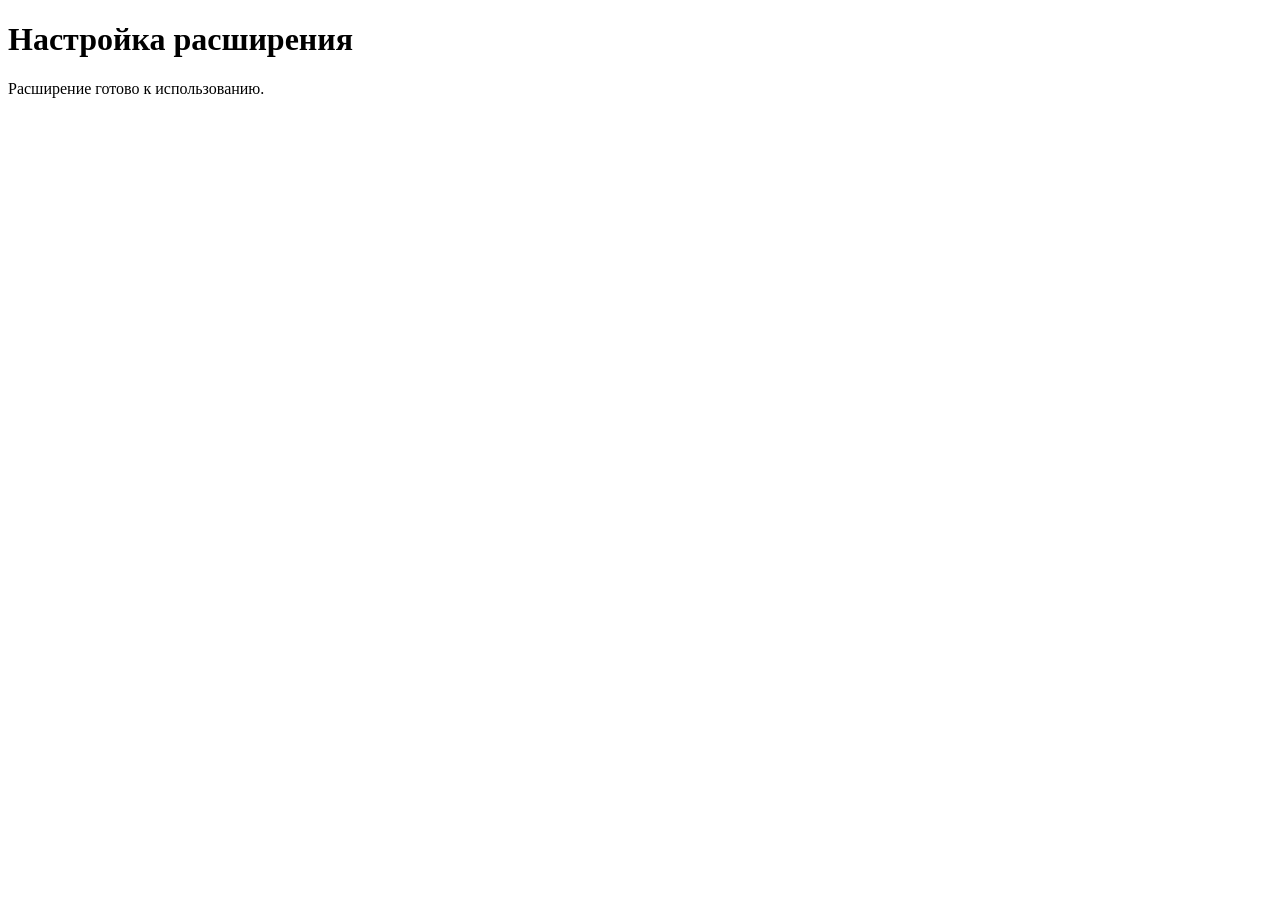
<file: config.html>
<!DOCTYPE html>
<html lang="ru">
<head>
    <meta charset="UTF-8">
    <title>Настройка расширения</title>
</head>
<body>
    <h1>Настройка расширения</h1>
    <p>Расширение готово к использованию.</p>
</body>
</html>
</file>
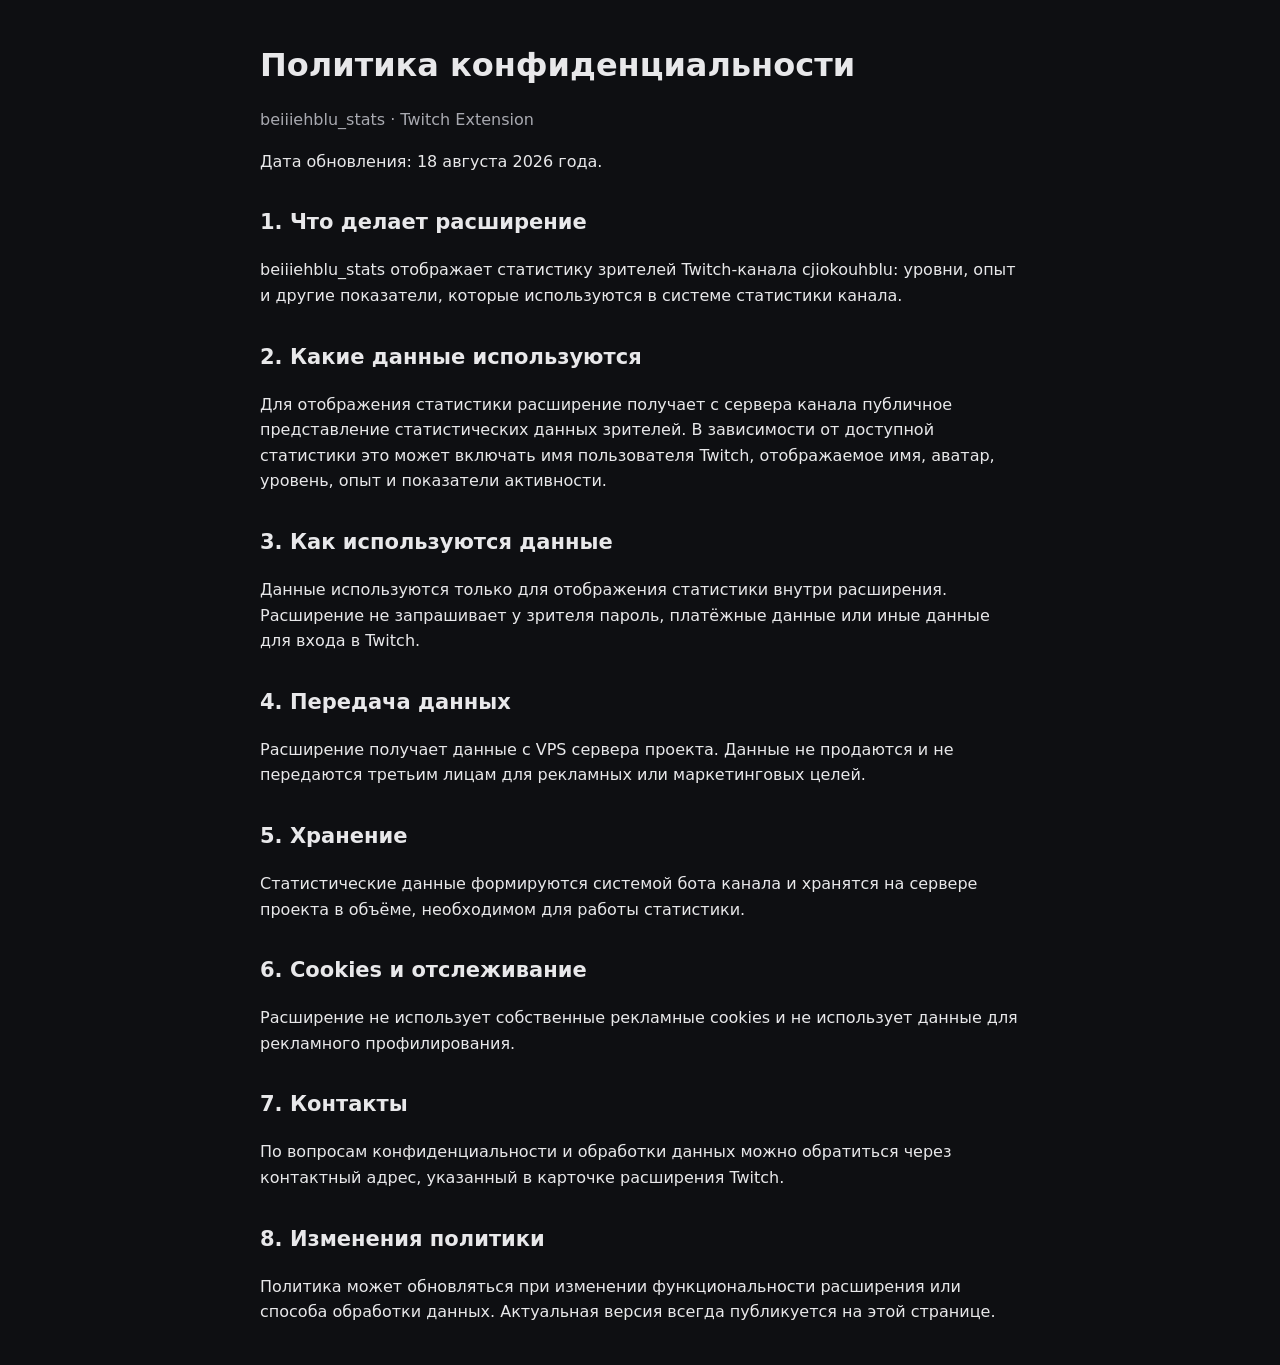
<file: privacy.html>
<!doctype html>
<html lang="ru">
<head>
  <meta charset="utf-8">
  <meta name="viewport" content="width=device-width, initial-scale=1">
  <title>Политика конфиденциальности — beiiiehblu_stats</title>
  <style>
    body{margin:0;background:#0e0f12;color:#e8e8ea;font:16px/1.6 system-ui,-apple-system,Segoe UI,Arial,sans-serif}
    main{max-width:760px;margin:40px auto;padding:0 24px}
    h1{font-size:32px;margin-bottom:8px}
    h2{font-size:21px;margin-top:32px}
    .muted{color:#a8a9b0}
    a{color:#b98cff}
  </style>
</head>
<body>
<main>
  <h1>Политика конфиденциальности</h1>
  <p class="muted">beiiiehblu_stats · Twitch Extension</p>

  <p>Дата обновления: 18 августа 2026 года.</p>

  <h2>1. Что делает расширение</h2>
  <p>beiiiehblu_stats отображает статистику зрителей Twitch-канала cjiokouhblu: уровни, опыт и другие показатели, которые используются в системе статистики канала.</p>

  <h2>2. Какие данные используются</h2>
  <p>Для отображения статистики расширение получает с сервера канала публичное представление статистических данных зрителей. В зависимости от доступной статистики это может включать имя пользователя Twitch, отображаемое имя, аватар, уровень, опыт и показатели активности.</p>

  <h2>3. Как используются данные</h2>
  <p>Данные используются только для отображения статистики внутри расширения. Расширение не запрашивает у зрителя пароль, платёжные данные или иные данные для входа в Twitch.</p>

  <h2>4. Передача данных</h2>
  <p>Расширение получает данные с VPS сервера проекта. Данные не продаются и не передаются третьим лицам для рекламных или маркетинговых целей.</p>

  <h2>5. Хранение</h2>
  <p>Статистические данные формируются системой бота канала и хранятся на сервере проекта в объёме, необходимом для работы статистики.</p>

  <h2>6. Cookies и отслеживание</h2>
  <p>Расширение не использует собственные рекламные cookies и не использует данные для рекламного профилирования.</p>

  <h2>7. Контакты</h2>
  <p>По вопросам конфиденциальности и обработки данных можно обратиться через контактный адрес, указанный в карточке расширения Twitch.</p>

  <h2>8. Изменения политики</h2>
  <p>Политика может обновляться при изменении функциональности расширения или способа обработки данных. Актуальная версия всегда публикуется на этой странице.</p>
</main>
</body>
</html>
</file>
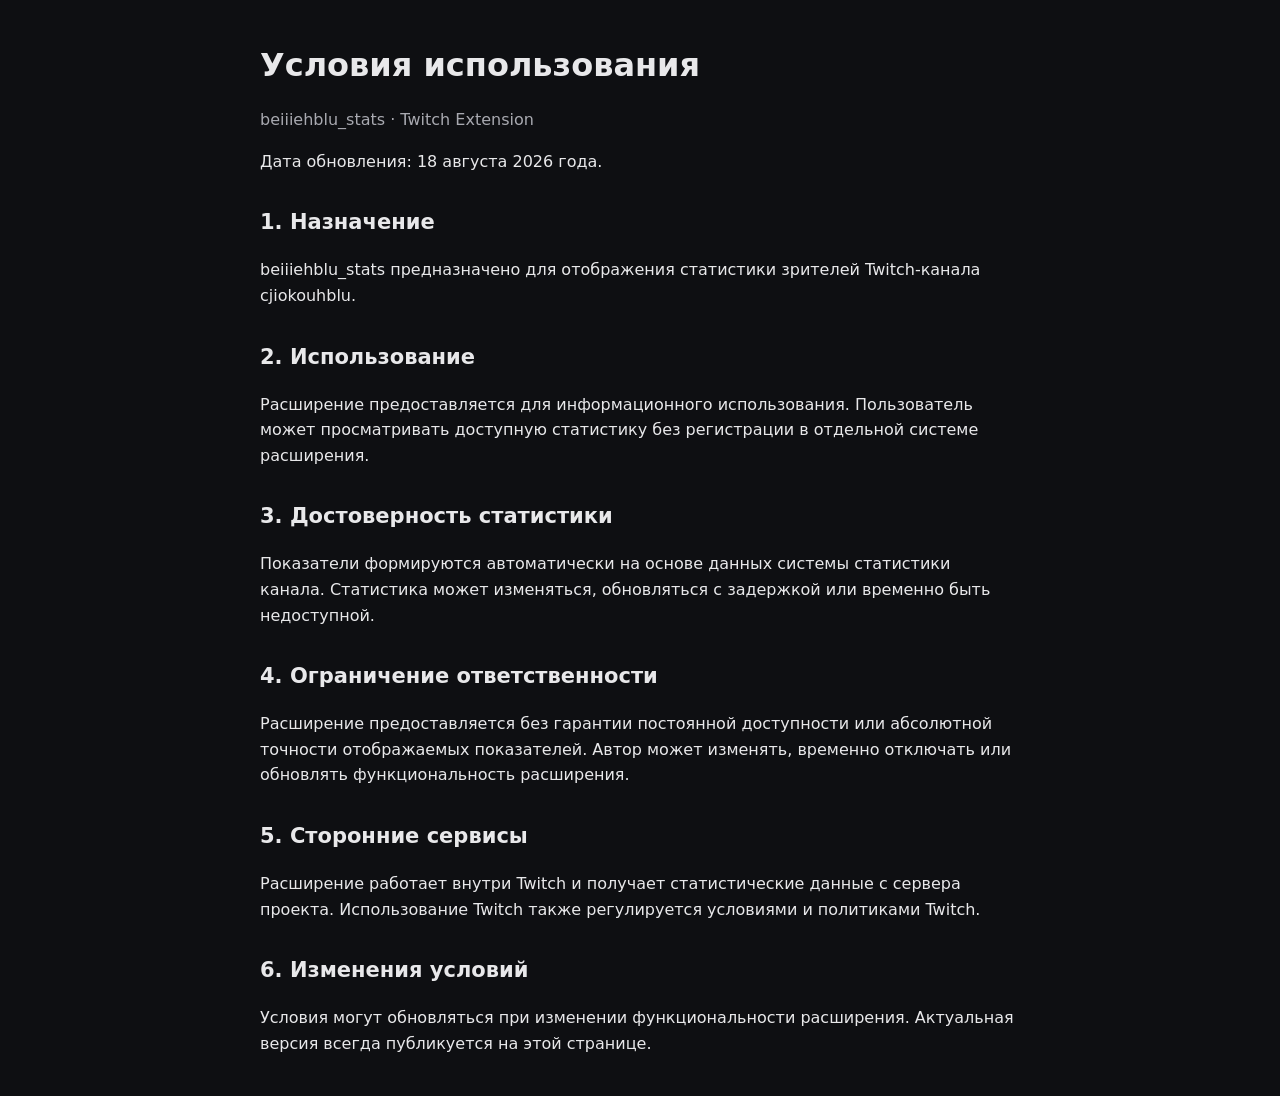
<file: terms.html>
<!doctype html>
<html lang="ru">
<head>
  <meta charset="utf-8">
  <meta name="viewport" content="width=device-width, initial-scale=1">
  <title>Условия использования — beiiiehblu_stats</title>
  <style>
    body{margin:0;background:#0e0f12;color:#e8e8ea;font:16px/1.6 system-ui,-apple-system,Segoe UI,Arial,sans-serif}
    main{max-width:760px;margin:40px auto;padding:0 24px}
    h1{font-size:32px;margin-bottom:8px}
    h2{font-size:21px;margin-top:32px}
    .muted{color:#a8a9b0}
  </style>
</head>
<body>
<main>
  <h1>Условия использования</h1>
  <p class="muted">beiiiehblu_stats · Twitch Extension</p>

  <p>Дата обновления: 18 августа 2026 года.</p>

  <h2>1. Назначение</h2>
  <p>beiiiehblu_stats предназначено для отображения статистики зрителей Twitch-канала cjiokouhblu.</p>

  <h2>2. Использование</h2>
  <p>Расширение предоставляется для информационного использования. Пользователь может просматривать доступную статистику без регистрации в отдельной системе расширения.</p>

  <h2>3. Достоверность статистики</h2>
  <p>Показатели формируются автоматически на основе данных системы статистики канала. Статистика может изменяться, обновляться с задержкой или временно быть недоступной.</p>

  <h2>4. Ограничение ответственности</h2>
  <p>Расширение предоставляется без гарантии постоянной доступности или абсолютной точности отображаемых показателей. Автор может изменять, временно отключать или обновлять функциональность расширения.</p>

  <h2>5. Сторонние сервисы</h2>
  <p>Расширение работает внутри Twitch и получает статистические данные с сервера проекта. Использование Twitch также регулируется условиями и политиками Twitch.</p>

  <h2>6. Изменения условий</h2>
  <p>Условия могут обновляться при изменении функциональности расширения. Актуальная версия всегда публикуется на этой странице.</p>
</main>
</body>
</html>
</file>
